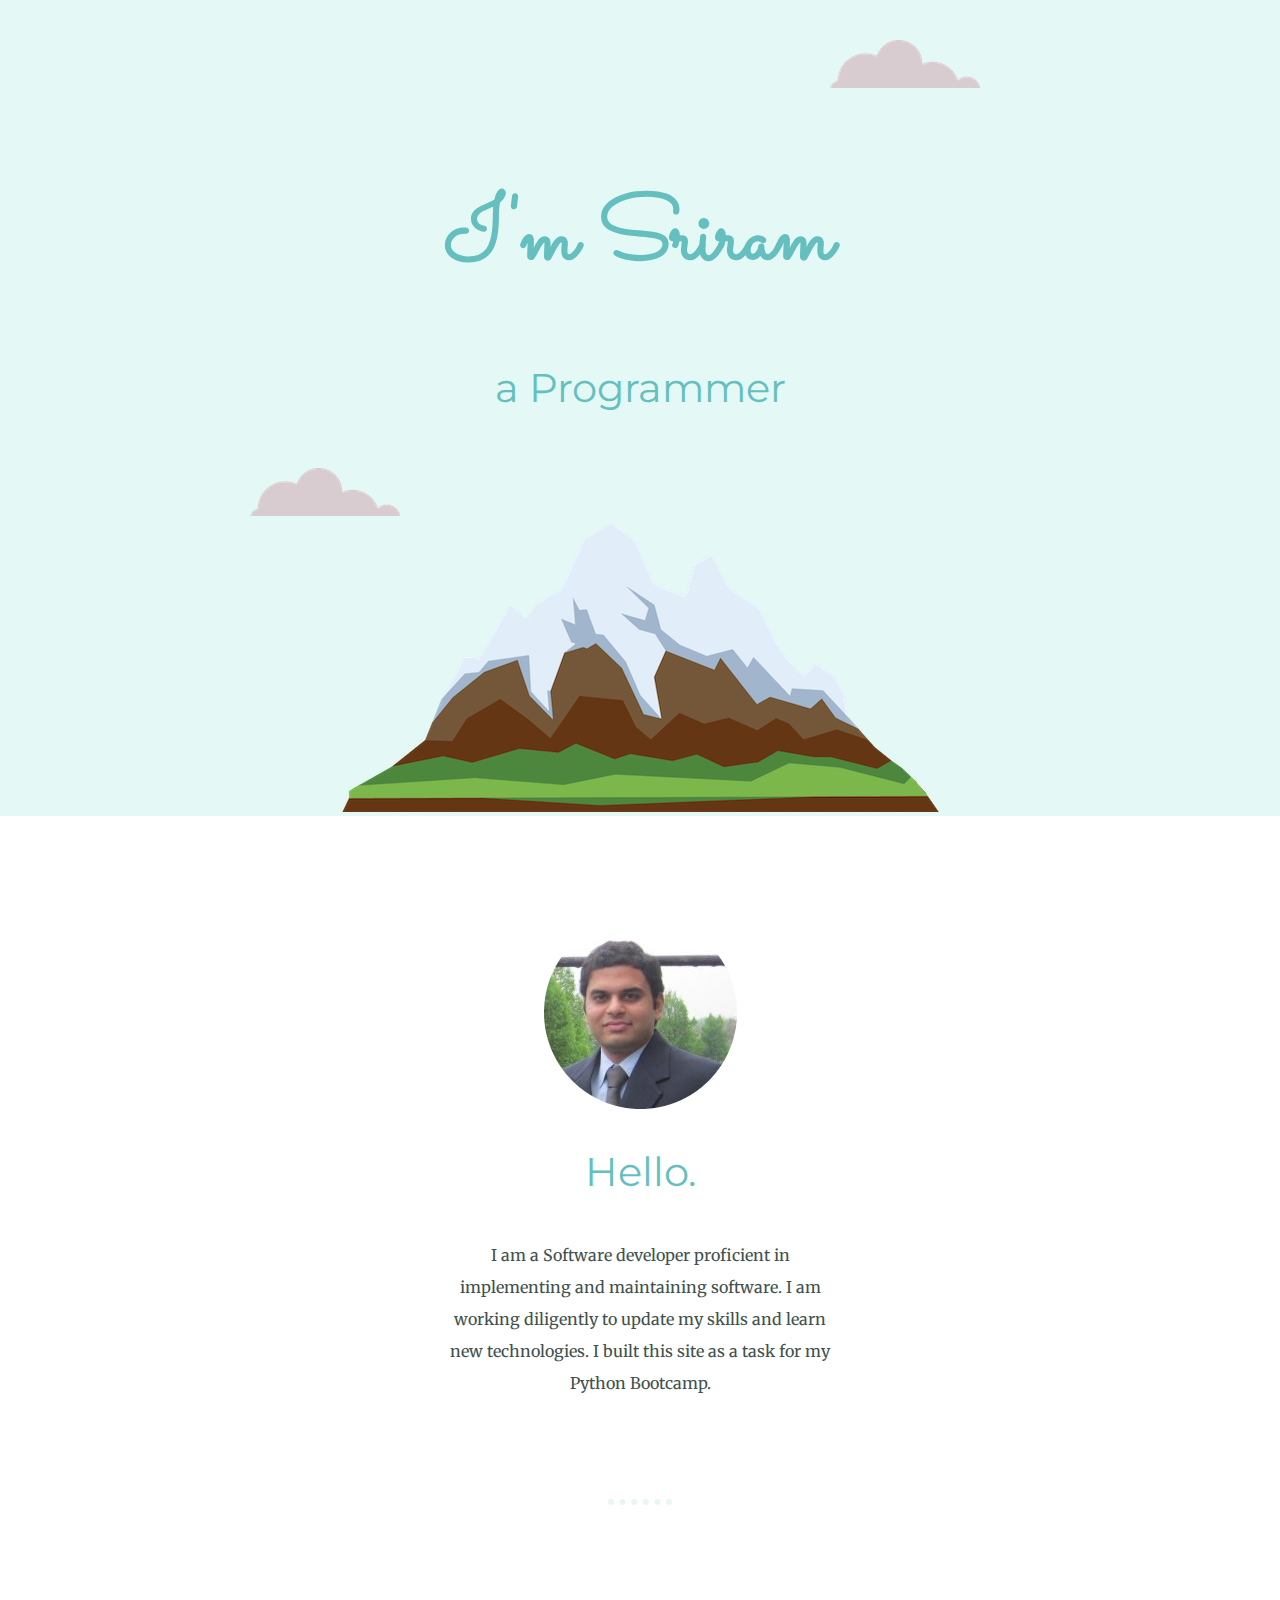
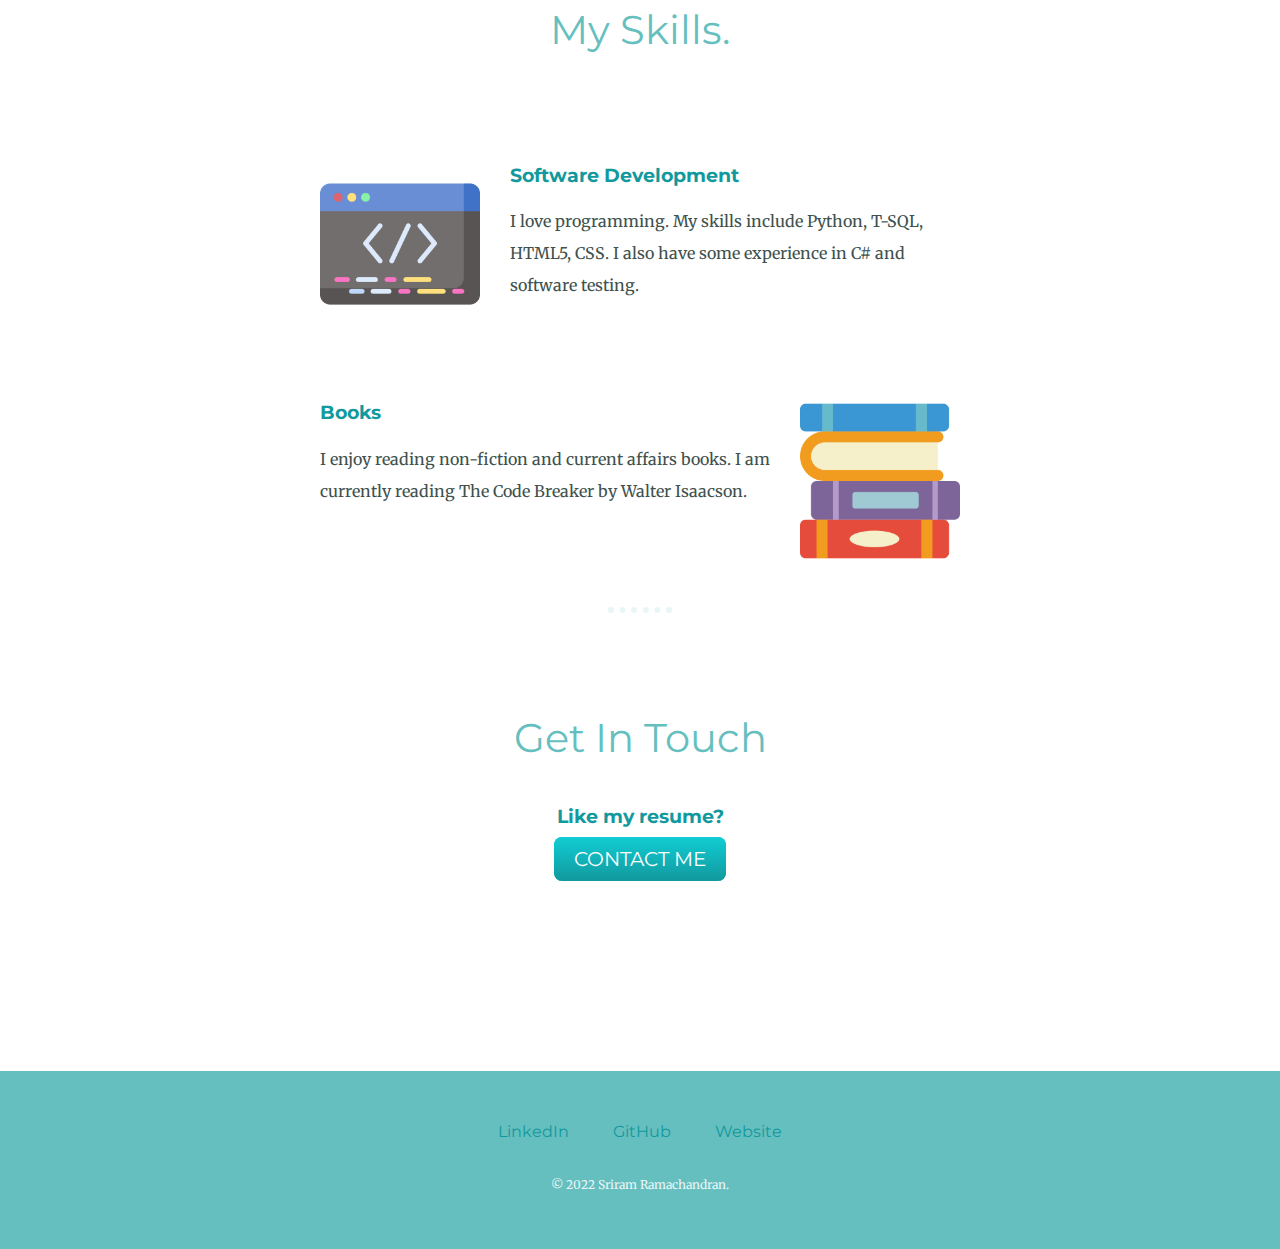
<file: index.html>
<!DOCTYPE html>
<html lang="en" dir="ltr">

<head>
  <meta charset="utf-8">
  <title>Sriram Ramachandran</title>
  <link rel="stylesheet" href="css/styles.css">
  <link rel="icon" href="favicon_new.ico">
  <link rel="preconnect" href="https://fonts.googleapis.com">
  <link rel="preconnect" href="https://fonts.gstatic.com" crossorigin>
  <link href="https://fonts.googleapis.com/css2?family=Merriweather&family=Montserrat&family=Sacramento&display=swap" rel="stylesheet">
</head>

<body>
  <div class="top-container">
    <img class="top-cloud" src="images/cloud.png" alt="cloud-img">
    <h1>I'm Sriram</h1>
    <h2>a Programmer</h2>
    <img class="bottom-cloud" src="images/cloud.png" alt="cloud-img">
    <img class="mountain" src="images/mountain.png" alt="mountain-img">
  </div>
  <div class="middle-container">
    <div class="profile">
      <img src="images/sriram_img-modified.png" alt="sriram-img">
      <h2>Hello.</h2>
      <p class="intro">I am a Software developer proficient in implementing and maintaining software. I am working diligently to update my skills and learn new technologies. I built this site as a task for my Python Bootcamp.</p>
    </div>
    <hr>
    <div class="skills">
      <h2>My Skills.</h2>
      <div class="skill-row">
        <img class="programming" src="images/programming.png" alt="prog-img">
        <h3>Software Development</h3>
        <p>I love programming. My skills include Python, T-SQL, HTML5, CSS. I also have some experience in C# and software testing.</p>
      </div>
      <div class="skill-row">
        <img class="books" src="images/books.png" alt="books-img">
        <h3>Books</h3>
        <p>I enjoy reading non-fiction and current affairs books. I am currently reading The Code Breaker by Walter Isaacson.</p>
      </div>
    </div>
    <hr>
    <div class="contact-me">
      <h2>Get In Touch</h2>
      <h3>Like my resume?</h3>
      <a class="btn" href="mailto:sriram47@gmail.com">CONTACT ME</a>
    </div>
  </div>


  <div class="bottom-container">
    <a class="footer-link" href="www.linkedin.com/in/sriram2022">LinkedIn</a>
    <a class="footer-link" href="https://github.com/sriram47">GitHub</a>
    <a class="footer-link" href="https://sriram47.github.io/cv-latest/">Website</a>
    <p class="copyright-text"> © 2022 Sriram Ramachandran.</p>
  </div>

</body>

</html>
</file>
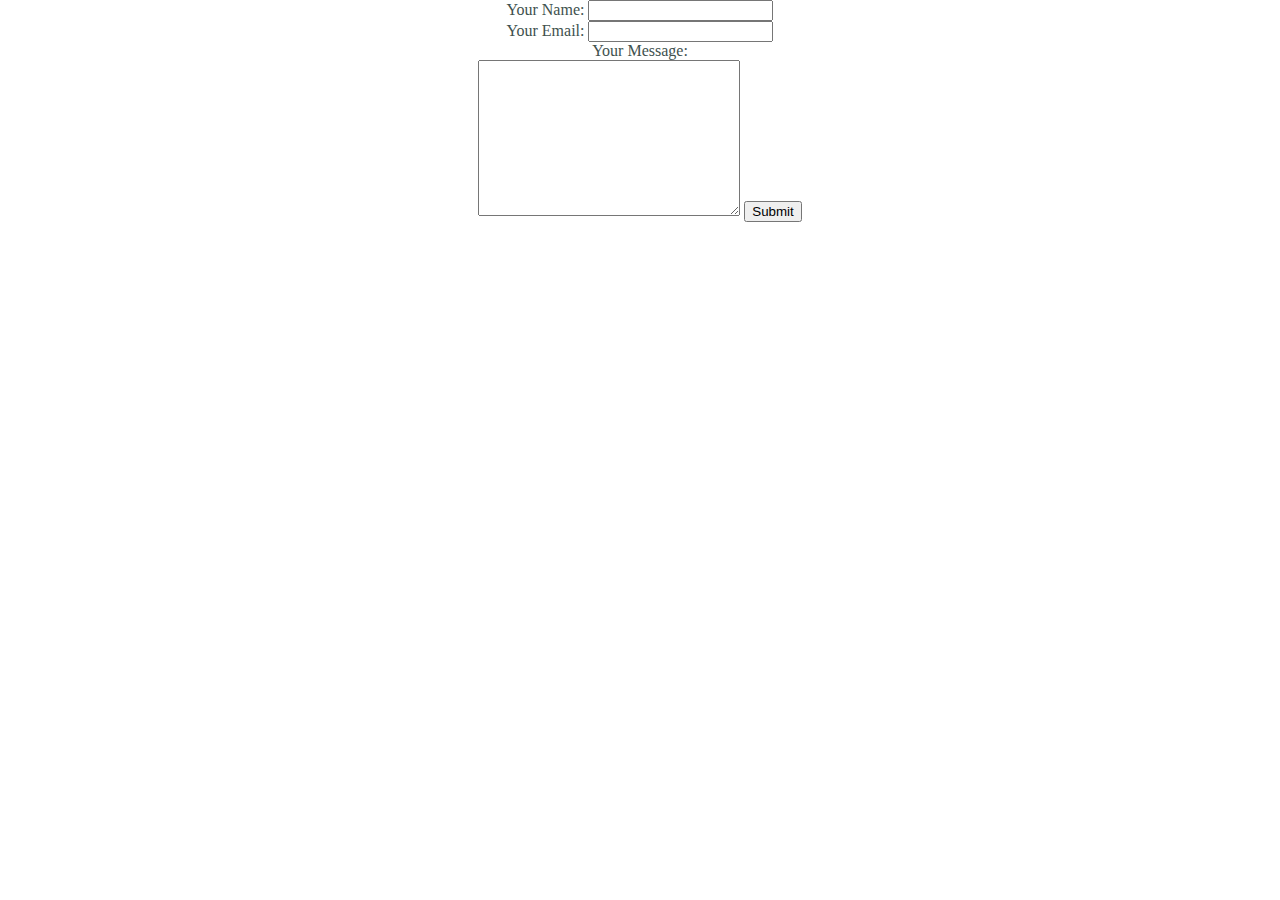
<file: contact-me.html>
<!DOCTYPE html>
<html lang="en" dir="ltr">
  <head>
    <meta charset="utf-8">
    <title>Contact Me</title>
    <link rel="stylesheet" href="css/styles.css">
  </head>
  <body>
    <form class="" action="mailto:sriram.ramachandran@outlook.com" method="post" enctype="text/plain">
      <label>Your Name:</label>
      <input type="text" name="YourName" value=""><br>
      <label>Your Email:</label>
      <input type="email" name="YourEmail" value=""><br>
      <label>Your Message:</label><br>
      <textarea name="YourMesaage" rows="10" cols="30"></textarea>
      <input type="submit" name="">
    </form>
  </body>
</html>
</file>
<file: css/styles.css>
body {
  margin: 0;
  text-align: center;
  font-family: 'Merriweather', serif;
  color: #40514E;
}

h1 {
  margin: 50px auto 0 auto;
  font-family: 'Sacramento', cursive;
  font-size: 5.625rem;
  color: #66BFBF;
  line-height: 2;
}

h2 {
  font-family: 'Montserrat', sans-serif;
  font-size: 2.5rem;
  color: #66BFBF;
  font-weight: normal;
  padding-bottom: 10px;
}

h3 {
  font-family: 'Montserrat', sans-serif;
  color: #11999E;
}
.intro {
  width: 30%;
  margin: auto;
}
p {
  line-height: 2;
}
hr{
  border-style: dotted;
  border-bottom: none;
  border-color: #EAF6F6;
  border-width: 6px;
  width: 4%;
  margin: 100px auto;
}

.top-container {
  background-color: #E4F9F5;
  position: relative;
  padding-top: 100px;
}
.middle-container {
  padding-bottom: 100px;
  margin: 100px 0;
}
.bottom-container {
  background-color: #66BFBF;
  padding: 50px 0 20px;

}

.top-cloud {
  position: absolute;
  right: 300px;
  top: 40px;
}

.bottom-cloud {
  position: absolute;
  left: 250px;
  bottom: 300px;
}
.programming {
  width: 25%;
  float: left;
  margin-right: 30px;
}
.books {
  width: 25%;
  float: right;
  margin-left: 30px;
}
.footer-link {
  color: #11999E;
  text-decoration: none;
  margin: 10px 20px;
  font-family: 'Montserrat', sans-serif;
}
a:hover {
  color: #EAF6F6;
}
.skill-row {
  width: 50%;
  margin: 100px auto 100px auto;
  text-align: left;
}
.copyright-text {
  color: #EAF6F6;
  font-size: 0.75rem;
  padding: 20px 0;
}
.btn {
  background: #11cdd4;
  background-image: -webkit-linear-gradient(top, #11cdd4, #11999e);
  background-image: -moz-linear-gradient(top, #11cdd4, #11999e);
  background-image: -ms-linear-gradient(top, #11cdd4, #11999e);
  background-image: -o-linear-gradient(top, #11cdd4, #11999e);
  background-image: linear-gradient(to bottom, #11cdd4, #11999e);
  -webkit-border-radius: 8;
  -moz-border-radius: 8;
  border-radius: 8px;
  font-family: 'Montserrat', sans-serif;
  color: #ffffff;
  font-size: 20px;
  padding: 10px 20px 10px 20px;
  text-decoration: none;
}

.btn:hover {
  background: #30e3cb;
  background-image: -webkit-linear-gradient(top, #30e3cb, #2bc4ad);
  background-image: -moz-linear-gradient(top, #30e3cb, #2bc4ad);
  background-image: -ms-linear-gradient(top, #30e3cb, #2bc4ad);
  background-image: -o-linear-gradient(top, #30e3cb, #2bc4ad);
  background-image: linear-gradient(to bottom, #30e3cb, #2bc4ad);
  text-decoration: none;
}
</file>
